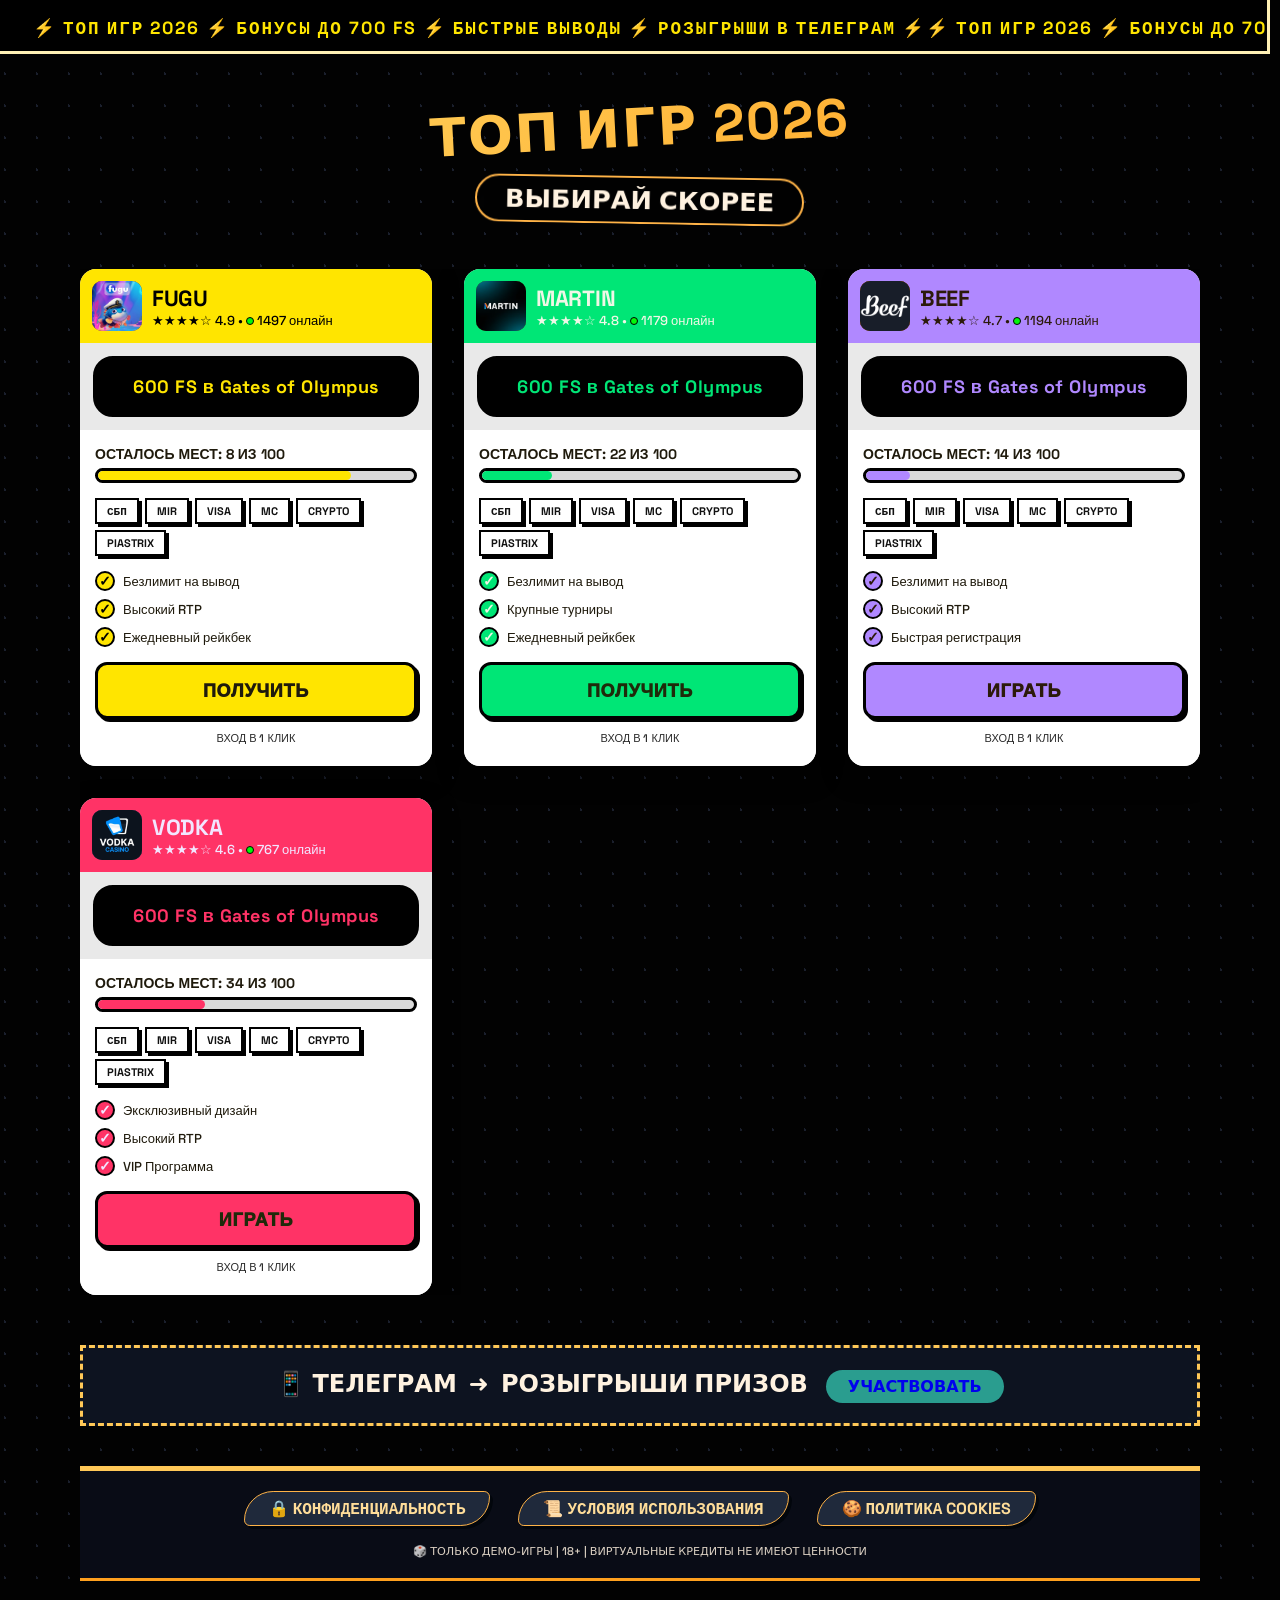
<file: index.html>
<!doctype html>
<html lang="ru">
  <head>
    <meta charset="UTF-8" />
    <meta
      name="viewport"
      content="width=device-width, initial-scale=1.0, maximum-scale=1.0, user-scalable=no, viewport-fit=cover"
    />
    <title>ТОП ИГР 2026 — Social Casino</title>
    <link rel="stylesheet" href="styles.css" />
    <link
      href="https://fonts.googleapis.com/css2?family=Space+Grotesk:wght@500;700&display=swap"
      rel="stylesheet"
    />
  </head>
  <body>
    <div class="marquee-wrap">
      <div class="marquee">
        <span
          >⚡ ТОП ИГР 2026 ⚡ БОНУСЫ ДО 700 FS ⚡ БЫСТРЫЕ ВЫВОДЫ ⚡ РОЗЫГРЫШИ В
          ТЕЛЕГРАМ ⚡⚡ ТОП ИГР 2026 ⚡ БОНУСЫ ДО 700 FS ⚡ БЫСТРЫЕ ВЫВОДЫ ⚡
          РОЗЫГРЫШИ В ТЕЛЕГРАМ ⚡</span
        >
        <span
          >⚡ ТОП ИГР 2026 ⚡ БОНУСЫ ДО 700 FS ⚡ БЫСТРЫЕ ВЫВОДЫ ⚡ РОЗЫГРЫШИ В
          ТЕЛЕГРАМ ⚡⚡ ТОП ИГР 2026 ⚡ БОНУСЫ ДО 700 FS ⚡ БЫСТРЫЕ ВЫВОДЫ ⚡
          РОЗЫГРЫШИ В ТЕЛЕГРАМ ⚡</span
        >
      </div>
    </div>
    <div class="page-wrap">
      <div class="hero">
        <h1>ТОП ИГР 2026</h1>
        <h2>ВЫБИРАЙ СКОРЕЕ</h2>
      </div>

      <div class="games-grid" id="gamesGrid"></div>

      <div class="telegram-block">
        📱 ТЕЛЕГРАМ &nbsp;➜&nbsp; РОЗЫГРЫШИ ПРИЗОВ
        <a
          href="https://t.me/+g4oAqI9joP43ZjAy"
          target="_blank"
          rel="noopener noreferrer"
        >
          <span>УЧАСТВОВАТЬ</span>
        </a>
      </div>

      <div class="comic-footer">
        <div class="footer-links">
          <a class="footer-link" id="openPrivacyBtn">🔒 КОНФИДЕНЦИАЛЬНОСТЬ</a>
          <a class="footer-link" id="openTermsBtn">📜 УСЛОВИЯ ИСПОЛЬЗОВАНИЯ</a>
          <a class="footer-link" id="openCookiesBtn">🍪 ПОЛИТИКА COOKIES</a>
        </div>
        <div class="footer-copy">
          🎲 ТОЛЬКО ДЕМО-ИГРЫ | 18+ | ВИРТУАЛЬНЫЕ КРЕДИТЫ НЕ ИМЕЮТ ЦЕННОСТИ
        </div>
      </div>
    </div>

    <div id="legalModal" class="modal">
      <div class="modal-content">
        <button class="close-modal" id="closeModalBtn">✕</button>
        <div id="modalText"></div>
      </div>
    </div>

    <script>
      const gamesData = [
        {
          name: "FUGU",
          stars: 4.9,
          online: 1497,
          bonus: "600 FS в Gates of Olympus",
          placesLeft: "ОСТАЛОСЬ МЕСТ: 8 ИЗ 100",
          progressWidth: "80%",
          features: ["Безлимит на вывод", "Высокий RTP", "Ежедневный рейкбек"],
          btnText: "ПОЛУЧИТЬ",
          headerBg: "#ffe500",
          headerTextColor: "#000000",
          logoBg: "#2a2416",
          logoColor: "#c47e2a",
          bonusBg: "#000000",
          bonusTextColor: "#ffe500",
          progressFillColor: "#ffe500",
          btnBg: "#ffe500",
          btnTextColor: "#1f1a0c",
          checkBg: "#ffe500",
          buttonLink:
            "https://fuguway310.com/cbef0925a?activation_code=MINE600",
          logoSvg: `<img src="img/FUGU.png" style="width:100%; height:100%; object-fit:cover;" alt="FUGU logo" onerror="this.src='https://placehold.co/50x50/2a2416/ffe500?text=F'">`,
        },
        {
          name: "MARTIN",
          stars: 4.8,
          online: 1179,
          bonus: "600 FS в Gates of Olympus",
          placesLeft: "ОСТАЛОСЬ МЕСТ: 22 ИЗ 100",
          progressWidth: "22%",
          features: [
            "Безлимит на вывод",
            "Крупные турниры",
            "Ежедневный рейкбек",
          ],
          btnText: "ПОЛУЧИТЬ",
          headerBg: "#00e676",
          headerTextColor: "#f0f7e6",
          logoBg: "#1e3a1a",
          logoColor: "#3c8c2e",
          bonusBg: "#000000",
          bonusTextColor: "#00e676",
          progressFillColor: "#00e676",
          btnBg: "#00e676",
          btnTextColor: "#1f2a0a",
          checkBg: "#00e676",
          buttonLink:
            "https://martinway32.com/c09a07844?activation_code=MINE100",
          logoSvg: `<img src="img/MARTIN.png" style="width:100%; height:100%; object-fit:cover;" alt="MARTIN logo" onerror="this.src='https://placehold.co/50x50/1e3a1a/00e676?text=M'">`,
        },
        {
          name: "BEEF",
          stars: 4.7,
          online: 1194,
          bonus: "600 FS в Gates of Olympus",
          placesLeft: "ОСТАЛОСЬ МЕСТ: 14 ИЗ 100",
          progressWidth: "14%",
          features: ["Безлимит на вывод", "Высокий RTP", "Быстрая регистрация"],
          btnText: "ИГРАТЬ",
          headerBg: "#b088ff",
          headerTextColor: "#2c1a0a",
          logoBg: "#2c1a0a",
          logoColor: "#c95a0f",
          bonusBg: "#000000",
          bonusTextColor: "#b088ff",
          progressFillColor: "#b088ff",
          btnBg: "#b088ff",
          btnTextColor: "#2c1a0a",
          checkBg: "#b088ff",
          buttonLink: "https://beefway23.com/c14040c13?activation_code=MINE100",
          logoSvg: `<img src="img/BEEF.png" style="width:100%; height:100%; object-fit:cover;" alt="BEEF logo" onerror="this.src='https://placehold.co/50x50/2c1a0a/b088ff?text=B'">`,
        },
        {
          name: "VODKA",
          stars: 4.6,
          online: 767,
          bonus: "600 FS в Gates of Olympus",
          placesLeft: "ОСТАЛОСЬ МЕСТ: 34 ИЗ 100",
          progressWidth: "34%",
          features: ["Эксклюзивный дизайн", "Высокий RTP", "VIP Программа"],
          btnText: "ИГРАТЬ",
          headerBg: "#ff3366",
          headerTextColor: "#f2e6ff",
          logoBg: "#2e1a30",
          logoColor: "#6b3e6e",
          bonusBg: "#000000",
          bonusTextColor: "#ff3366",
          progressFillColor: "#ff3366",
          btnBg: "#ff3366",
          btnTextColor: "#1f2a0a",
          checkBg: "#ff3366",
          buttonLink: "https://go056.com?id=17253",
          logoSvg: `<img src="img/VODKA.jpg" style="width:100%; height:100%; object-fit:cover;" alt="VODKA logo" onerror="this.src='https://placehold.co/50x50/2e1a30/ff3366?text=V'">`,
        },
      ];

      const paymentMethods = ["СБП", "MIR", "VISA", "MC", "CRYPTO", "PIASTRIX"];

      class OnlineCounter {
        constructor(element, initialValue) {
          this.element = element;
          this.currentValue = initialValue;
          this.element.innerText = this.currentValue;
          this.interval = null;
        }
        startFluctuation() {
          this.interval = setInterval(
            () => {
              let delta =
                (Math.random() > 0.5 ? 1 : -1) *
                (Math.floor(Math.random() * 3) + 1);
              let newVal = this.currentValue + delta;
              if (newVal < 500) newVal = 500;
              if (newVal > 3000) newVal = 3000;
              this.currentValue = newVal;
              this.element.innerText = this.currentValue;
            },
            Math.random() * 2800 + 2400,
          );
        }
        stop() {
          if (this.interval) clearInterval(this.interval);
        }
      }

      function getStarString(rating) {
        let full = Math.floor(rating);
        let half = rating - full >= 0.5;
        let stars = "★".repeat(full);
        if (half) stars += "☆";
        stars = stars.padEnd(5, "☆");
        return stars;
      }

      const container = document.getElementById("gamesGrid");
      const counters = [];

      gamesData.forEach((game, idx) => {
        const card = document.createElement("div");
        card.className = "game-card";

        const headerDiv = document.createElement("div");
        headerDiv.className = "card-header";
        headerDiv.style.backgroundColor = game.headerBg;
        headerDiv.style.color = game.headerTextColor;

        const logoDiv = document.createElement("div");
        logoDiv.className = "card-logo";
        logoDiv.innerHTML = game.logoSvg || `<span>🎮</span>`;
        logoDiv.style.backgroundColor = game.logoBg;
        logoDiv.style.boxShadow = `inset 0 0 0 2px ${game.logoColor || "#FFB347"}`;

        const headerText = document.createElement("div");
        const ratingStars = getStarString(game.stars);
        headerText.innerHTML = `
            <div class="card-title" style="color: ${game.headerTextColor};">${game.name}</div>
            <div class="card-rating" style="color: ${game.headerTextColor};">${ratingStars} ${game.stars} • <span class="dot-online"></span> <span class="online-count-${idx}">${game.online}</span> онлайн</div>
        `;

        headerDiv.appendChild(logoDiv);
        headerDiv.appendChild(headerText);

        const bonusDiv = document.createElement("div");
        bonusDiv.className = "card-bonus";
        bonusDiv.innerText = game.bonus;
        bonusDiv.style.backgroundColor = game.bonusBg;
        bonusDiv.style.color = game.bonusTextColor;

        const contentDiv = document.createElement("div");
        contentDiv.className = "card-content";

        const slotsDiv = document.createElement("div");
        slotsDiv.className = "slots-text";
        slotsDiv.innerText = game.placesLeft;

        const progressWrap = document.createElement("div");
        progressWrap.className = "progress-bar-bg";
        const progressFill = document.createElement("div");
        progressFill.className = "progress-fill";
        progressFill.style.width = game.progressWidth;
        progressFill.style.backgroundColor = game.progressFillColor;
        progressWrap.appendChild(progressFill);

        const paymentsDiv = document.createElement("div");
        paymentsDiv.className = "payments-row";
        paymentMethods.forEach((pay) => {
          const paySpan = document.createElement("span");
          paySpan.className = "pay-item";
          paySpan.innerText = pay;
          paymentsDiv.appendChild(paySpan);
        });

        const featuresDiv = document.createElement("div");
        featuresDiv.className = "features-list";
        game.features.forEach((feat) => {
          const featureRow = document.createElement("div");
          featureRow.className = "feature-item";
          const checkSpan = document.createElement("div");
          checkSpan.className = "check-mark";
          checkSpan.innerText = "✓";
          checkSpan.style.backgroundColor = game.checkBg;
          checkSpan.style.color = game.headerTextColor;
          const textSpan = document.createElement("span");
          textSpan.innerText = feat;
          featureRow.appendChild(checkSpan);
          featureRow.appendChild(textSpan);
          featuresDiv.appendChild(featureRow);
        });

        const actionBtn = document.createElement("div");
        actionBtn.className = "card-btn";
        actionBtn.innerText = game.btnText;
        actionBtn.style.backgroundColor = game.btnBg;
        actionBtn.style.color = game.btnTextColor;
        actionBtn.style.border = `3px solid #000`;

        actionBtn.addEventListener("click", (e) => {
          e.preventDefault();
          if (game.buttonLink) {
            window.open(game.buttonLink, "_blank");
          } else {
            alert(`Для ${game.name} не настроена ссылка.`);
          }
        });

        const loginBlock = document.createElement("div");
        loginBlock.className = "login-block";
        loginBlock.innerHTML = `ВХОД В 1 КЛИК<div class="social-icons"></div>`;

        contentDiv.appendChild(slotsDiv);
        contentDiv.appendChild(progressWrap);
        contentDiv.appendChild(paymentsDiv);
        contentDiv.appendChild(featuresDiv);
        contentDiv.appendChild(actionBtn);
        contentDiv.appendChild(loginBlock);

        card.appendChild(headerDiv);
        card.appendChild(bonusDiv);
        card.appendChild(contentDiv);
        container.appendChild(card);

        const onlineSpan = headerText.querySelector(`.online-count-${idx}`);
        if (onlineSpan) {
          const counter = new OnlineCounter(onlineSpan, game.online);
          counter.startFluctuation();
          counters.push(counter);
        }
      });

      window.addEventListener("beforeunload", () =>
        counters.forEach((c) => c.stop()),
      );

      // Модалки
      const modal = document.getElementById("legalModal");
      const modalTextDiv = document.getElementById("modalText");
      const closeModalBtn = document.getElementById("closeModalBtn");

      function openModal(html) {
        modalTextDiv.innerHTML = html;
        modal.style.display = "flex";
        document.body.style.overflow = "hidden";
      }
      function closeModalFunc() {
        modal.style.display = "none";
        document.body.style.overflow = "";
      }
      closeModalBtn.addEventListener("click", closeModalFunc);
      modal.addEventListener("click", (e) => {
        if (e.target === modal) closeModalFunc();
      });

      const privacyHTML = `<h1>🔒 КОНФИДЕНЦИАЛЬНОСТЬ</h1><p>Ваша конфиденциальность крайне важна. Мы не собираем финансовые данные, только техническую информацию (IP, браузер).</p><h2>1. ОТСУТСТВИЕ ФИНАНСОВ</h2><p>Сайт — социальное демо, без депозитов и выплат.</p><h2>2. ТЕХНИЧЕСКИЕ ДАННЫЕ</h2><p>IP, ОС, время визита для улучшения работы.</p><h2>3. COOKIE</h2><p>Используются для настроек демо-режима.</p>`;
      const termsHTML = `<h1>📜 УСЛОВИЯ ИСПОЛЬЗОВАНИЯ</h1><p>Платформа только для бесплатных социальных игр. Нет реальных ставок.</p><h2>1. SOCIAL CASINO</h2><p>Все игры — демо, виртуальные кредиты.</p><h2>2. НЕТ ДЕПОЗИТОВ</h2><p>Мы не принимаем деньги и не выплачиваем выигрыши.</p><h2>3. 18+</h2><p>Доступ строго с 18 лет.</p>`;
      const cookiesHTML = `<h1>🍪 ПОЛИТИКА COOKIES</h1><p>Сайт использует cookie для стабильной работы и реферальных ссылок.</p><h2>Технические cookie</h2><p>Необходимы для навигации.</p><h2>Аналитика</h2><p>Анонимная статистика посещений.</p><h2>Управление</h2><p>Вы можете отключить cookie в настройках браузера.</p>`;

      document
        .getElementById("openPrivacyBtn")
        .addEventListener("click", () => openModal(privacyHTML));
      document
        .getElementById("openTermsBtn")
        .addEventListener("click", () => openModal(termsHTML));
      document
        .getElementById("openCookiesBtn")
        .addEventListener("click", () => openModal(cookiesHTML));

      // Плавная анимация появления карточек
      const cards = document.querySelectorAll(".game-card");
      cards.forEach((card, i) => {
        card.style.opacity = "0";
        card.style.transform = "translateY(15px)";
        setTimeout(() => {
          card.style.transition = "all 0.25s ease-out";
          card.style.opacity = "1";
          card.style.transform = "translateY(0)";
        }, i * 80);
      });
    </script>
  </body>
</html>
</file>
<file: styles.css>
* {
  margin: 0;
  padding: 0;
  box-sizing: border-box;
}

html {
  overflow-x: hidden !important;
  overflow-y: scroll !important;
  width: 100%;
}

body {
  background: #000000fd;
  background-image: radial-gradient(
    circle at 15% 30%,
    #1a1f2c 1.2px,
    transparent 1.2px
  );
  background-size: 32px 32px;
  font-family: "Space Grotesk", "Segoe UI", system-ui, sans-serif;
  font-weight: 500;
  padding: 25px 20px 40px;
  color: #fff2e0;
  overflow-x: hidden !important;
  overflow-y: visible !important;
  width: 100%;
  max-width: 100%;
  margin: 0;
  position: relative;
  min-height: 100vh;
}

.page-wrap,
.marquee-wrap,
.games-grid,
.telegram-block,
.comic-footer,
.modal-content {
  max-width: 100%;
  overflow-x: hidden;
}

.page-wrap {
  max-width: 1150px;
  width: 100%;
  margin: 0 auto;
  box-sizing: border-box;
  padding-left: 15px;
  padding-right: 15px;
  overflow-x: hidden;
}

/* БЕГУЩАЯ СТРОКА */
.marquee-wrap {
  background: repeating-linear-gradient(111deg, #000000, #000000);
  padding: 10px 0;
  margin-bottom: 40px;
  border: 3px solid #fff0b5;
  overflow: hidden;
  margin-top: -28px;
  margin-right: -30px;
  margin-left: -30px;
  max-width: 100vw;
  width: auto;
}
.marquee {
  font-family: "Space Grotesk", monospace;
  font-weight: 700;
  font-size: 1.5rem;
  white-space: nowrap;
  display: inline-block;
  animation: scrollText 40s linear infinite;
  letter-spacing: 2px;
  color: #ffe500;
}
.marquee span {
  display: inline-block;
  padding: 0 40px;
  font-size: 1.1rem;
}
@keyframes scrollText {
  0% {
    transform: translateX(0%);
  }
  100% {
    transform: translateX(-50%);
  }
}

/* Хедер */
.hero {
  text-align: center;
  margin-bottom: 45px;
}
.hero h1 {
  font-size: 3.3rem;
  font-weight: 700;
  background: linear-gradient(130deg, #ffd966, #ffa01e);
  -webkit-background-clip: text;
  background-clip: text;
  color: transparent;
  letter-spacing: 2px;
  rotate: 357deg;
  word-break: keep-all;
}
.hero h2 {
  font-size: 1.6rem;
  background: #000000aa;
  display: inline-block;
  padding: 6px 28px;
  margin-top: 15px;
  border: 2px solid #ffb347;
  font-weight: 700;
  border-radius: 40px;
  backdrop-filter: blur(4px);
  rotate: 1deg;
}

/* Сетка карточек */
.games-grid {
  display: grid;
  grid-template-columns: repeat(3, 1fr);
  gap: 32px;
  margin-bottom: 50px;
}

/* Стиль карточки */
.game-card {
  border-radius: 16px;
  overflow: hidden;
  box-shadow: 0 10px 25px rgba(0, 0, 0, 0.5);
  transition:
    transform 0.2s ease,
    box-shadow 0.2s ease;
  font-family: "Space Grotesk", sans-serif;
  display: flex;
  flex-direction: column;
  background: #e9e9e9;
  width: 100%;
}
.game-card:hover {
  transform: translateY(-6px);
  box-shadow: 0 18px 35px rgba(0, 0, 0, 0.6);
}

.card-header {
  padding: 12px;
  display: flex;
  align-items: center;
  gap: 10px;
}
.card-logo {
  width: 50px;
  height: 50px;
  border-radius: 10px;
  display: flex;
  align-items: center;
  justify-content: center;
  font-weight: 700;
  font-size: 26px;
  background: #1e1a0c;
  box-shadow: inset 0 0 0 2px currentColor;
  overflow: hidden;
  flex-shrink: 0;
}
.card-logo img,
.card-logo svg {
  width: 100%;
  height: 100%;
  object-fit: cover;
  display: block;
}
.card-title {
  font-weight: 1000;
  font-size: 22px;
  letter-spacing: -0.3px;
}
.card-rating {
  font-size: 13px;
  font-weight: 500;
}

.card-bonus {
  text-align: center;
  padding: 14px;
  font-weight: 700;
  font-size: 18px;
  letter-spacing: 0.5px;
  margin: 13px;
  border-radius: 20px;
  border: 5px solid rgb(0, 0, 0);
}

.card-content {
  padding: 15px;
  background: #ffffff;
}

.slots-text {
  font-weight: 700;
  font-size: 14px;
  margin-bottom: 5px;
  color: #1f1a0c;
}

.progress-bar-bg {
  height: 15px;
  background: #dadada;
  border-radius: 20px;
  overflow: hidden;
  margin-bottom: 15px;
  border: 3px solid rgb(0, 0, 0);
}
.progress-fill {
  height: 100%;
  border-radius: 20px;
}

.payments-row {
  display: flex;
  flex-wrap: wrap;
  gap: 6px;
  margin-bottom: 15px;
}
.pay-item {
  border: 2px solid #000;
  padding: 4px 10px;
  font-size: 11px;
  font-weight: 700;
  background: #fff;
  color: #111;
  font-family: "Space Grotesk", monospace;
  box-shadow: 3px 3px 0 #000;
}

.features-list {
  margin-bottom: 15px;
}
.feature-item {
  display: flex;
  align-items: center;
  margin-bottom: 8px;
  font-size: 13px;
  font-weight: 500;
  color: #1f1a0c;
}
.check-mark {
  width: 20px;
  height: 20px;
  border-radius: 50%;
  display: flex;
  justify-content: center;
  align-items: center;
  margin-right: 8px;
  font-weight: 700;
  font-size: 14px;
  border: 2px solid rgb(0, 0, 0);
}

.card-btn {
  text-align: center;
  padding: 14px;
  font-weight: 1000;
  font-size: 18px;
  border: 3px solid #000;
  cursor: pointer;
  box-shadow: 3px 3px 0 #000;
  transition: 0.05s linear;
  margin-bottom: 12px;
  font-family: "Space Grotesk", sans-serif;
  letter-spacing: 0.8px;
  border-radius: 12px;
}
.card-btn:active {
  transform: translate(2px, 2px);
  box-shadow: 1px 1px 0 #000;
}

.login-block {
  text-align: center;
  font-size: 11px;
  font-weight: 500;
  color: #2b2b2b;
  margin-top: 6px;
}
.social-icons {
  display: flex;
  justify-content: center;
  gap: 10px;
  margin-top: 6px;
}

/* Телеграм-блок */
.telegram-block {
  background: #0f1725dd;
  border: 3px dashed #ffc857;
  text-align: center;
  padding: 20px;
  margin: 30px 0 40px;
  font-size: 1.5rem;
  font-weight: 700;
  backdrop-filter: blur(8px);
  word-break: break-word;
}
.telegram-block span {
  background: #2a9d8f;
  padding: 6px 22px;
  font-size: 1rem;
  margin-left: 12px;
  border-radius: 40px;
  font-weight: 700;
  cursor: pointer;
  display: inline-block;
}
.telegram-block a {
  text-decoration: none;
}

/* Футер */
.comic-footer {
  margin-top: 20px;
  padding: 20px 25px;
  background: #0c101ccc;
  border-top: 5px solid #ffc857;
  border-bottom: 3px solid #ffa01e;
  text-align: center;
  backdrop-filter: blur(4px);
}
.footer-links {
  display: flex;
  justify-content: center;
  flex-wrap: wrap;
  gap: 28px;
  margin-bottom: 18px;
}
.footer-link {
  font-family: "Space Grotesk", monospace;
  font-weight: 700;
  font-size: 1rem;
  background: #1f293b;
  padding: 6px 24px;
  cursor: pointer;
  transition: 0.05s linear;
  color: #ffdd99;
  text-decoration: none;
  display: inline-block;
  border: 1px solid #ffb347;
  box-shadow: 3px 3px 0 #02060c;
  border-radius: 40px 8px 40px 8px;
}
.footer-link:hover {
  transform: translate(-1px, -1px);
  background: #ffb347;
  color: #1f1a0c;
  box-shadow: 5px 5px 0 #5a2e0a;
}
.footer-copy {
  font-size: 0.7rem;
  font-weight: 500;
  opacity: 0.85;
  margin-top: 12px;
}

/* Модалки */
.modal {
  display: none;
  position: fixed;
  top: 0;
  left: 0;
  width: 100%;
  height: 100%;
  background-color: rgba(0, 0, 0, 0.92);
  z-index: 1000;
  align-items: center;
  justify-content: center;
  overflow-x: hidden;
  overflow-y: auto;
}
.modal-content {
  background: #191e2b;
  max-width: 650px;
  width: 90%;
  max-height: 85vh;
  overflow-y: auto;
  border: 4px solid #ffc456;
  box-shadow: 15px 15px 0 #03050a;
  padding: 24px 28px;
  position: relative;
  font-family: "Space Grotesk", sans-serif;
  color: #f2e5c2;
  border-radius: 28px 8px 32px 8px;
}
.modal-content h1 {
  font-size: 1.8rem;
  font-weight: 700;
  background: linear-gradient(110deg, #ffdf8a, #ffa93d);
  -webkit-background-clip: text;
  background-clip: text;
  color: transparent;
  margin-bottom: 20px;
  border-left: 8px solid #ffb347;
  padding-left: 18px;
}
.modal-content h2 {
  color: #ffcf7a;
  margin-top: 20px;
  font-weight: 700;
}
.modal-content p,
.modal-content li {
  font-weight: 500;
}
.close-modal {
  position: sticky;
  top: 0;
  float: right;
  background: #ff5e5e;
  border: none;
  font-size: 1.8rem;
  font-weight: 700;
  width: 44px;
  height: 44px;
  cursor: pointer;
  color: white;
  box-shadow: 3px 3px 0 #771111;
  border-radius: 12px 0 16px 0;
  font-family: "Space Grotesk", monospace;
}
.close-modal:hover {
  background: #ff3030;
}

.dot-online {
  display: inline-block;
  width: 8px;
  height: 8px;
  background-color: #03f70b;
  border-radius: 50%;
  border: 1px solid #000000;
}

/* Адаптивность */
@media (max-width: 1024px) and (min-width: 769px) {
  .games-grid {
    grid-template-columns: repeat(2, 1fr);
    gap: 24px;
  }
}
@media (max-width: 768px) {
  .games-grid {
    grid-template-columns: repeat(2, 1fr);
    gap: 20px;
  }
  .hero h1 {
    font-size: 2.2rem;
  }
  .telegram-block {
    font-size: 1.2rem;
  }
  .telegram-block span {
    display: inline-block;
    margin-top: 8px;
    margin-left: 0;
  }
  .footer-links {
    gap: 12px;
  }
  .footer-link {
    font-size: 0.8rem;
    padding: 5px 14px;
  }
}
@media (max-width: 580px) {
  .games-grid {
    grid-template-columns: 1fr;
  }
  .card-title {
    font-size: 20px;
  }
  .marquee span {
    font-size: 0.9rem;
    padding: 0 20px;
  }
  .hero h1 {
    font-size: 2rem;
  }
  .hero h2 {
    font-size: 1.2rem;
  }
}

/* Защита от вылезания изображений */
img,
iframe,
video,
.card-logo img {
  max-width: 100%;
  height: auto;
}
</file>
